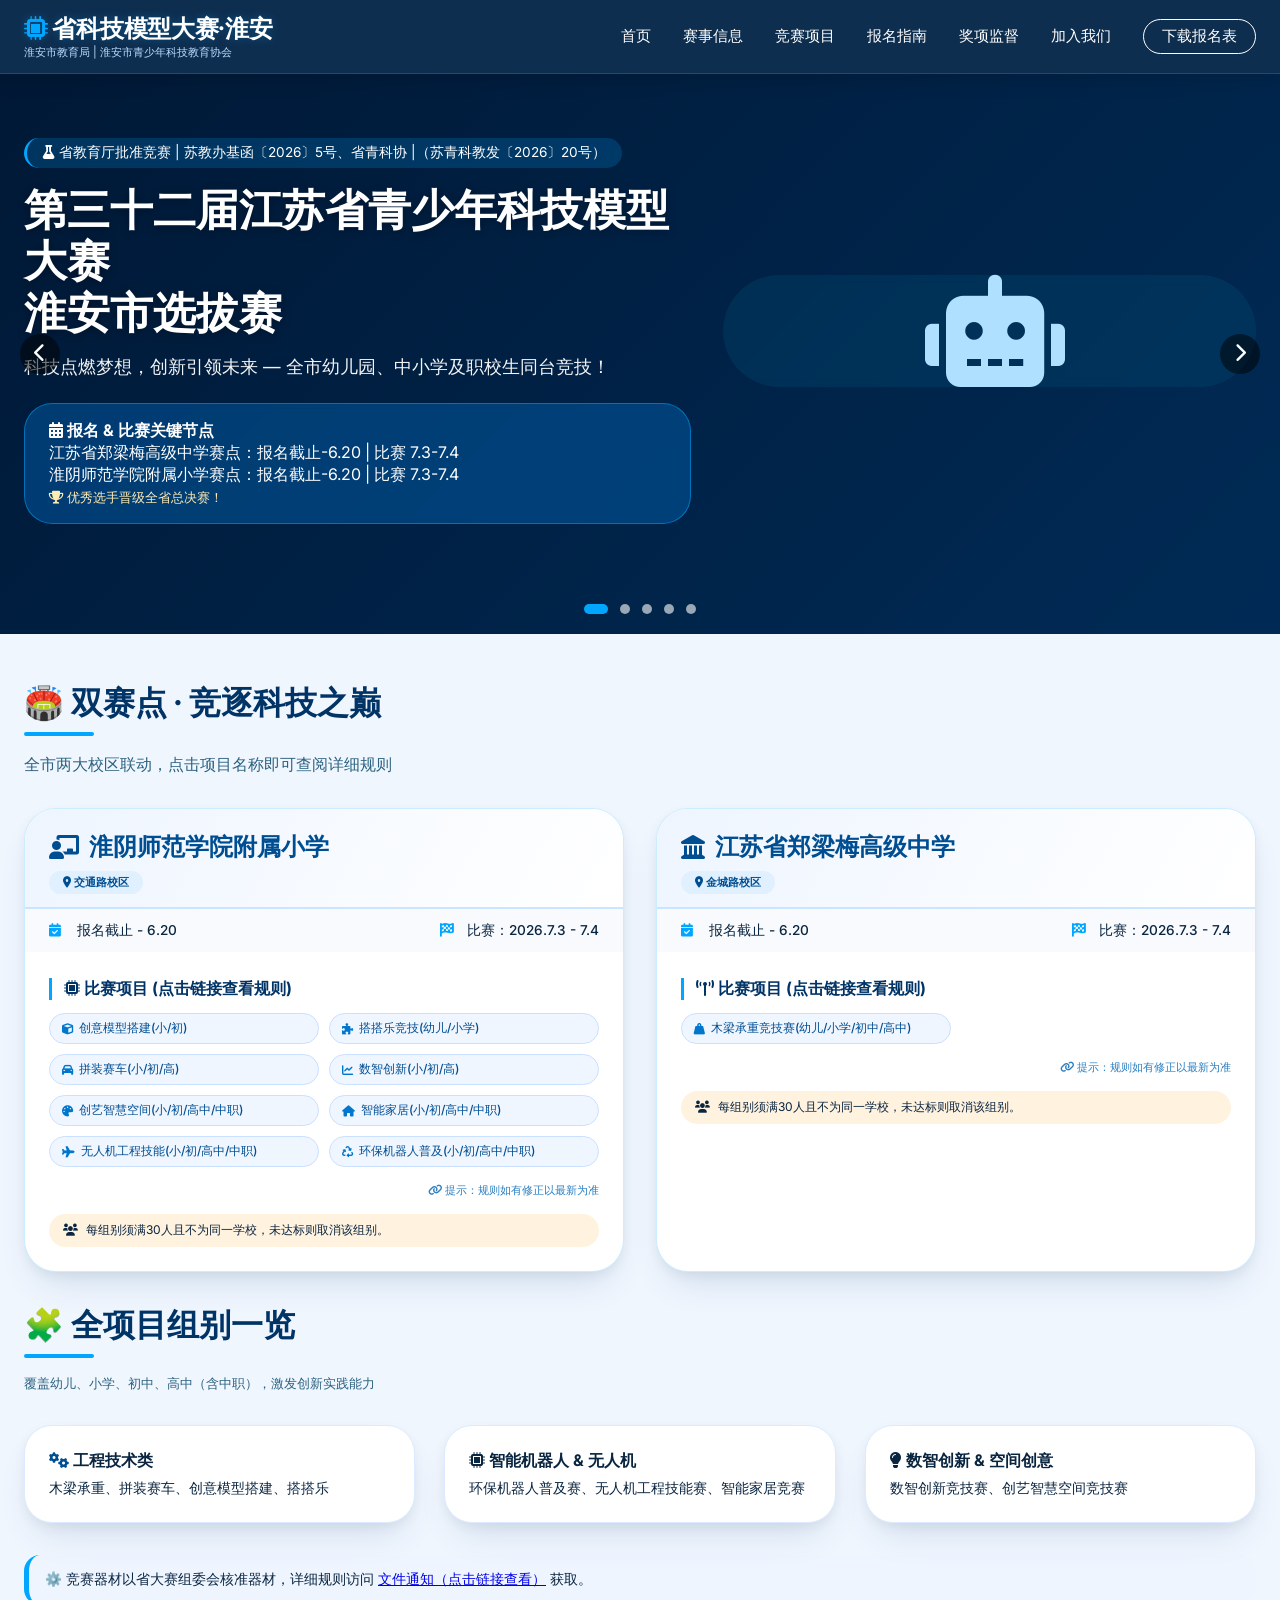
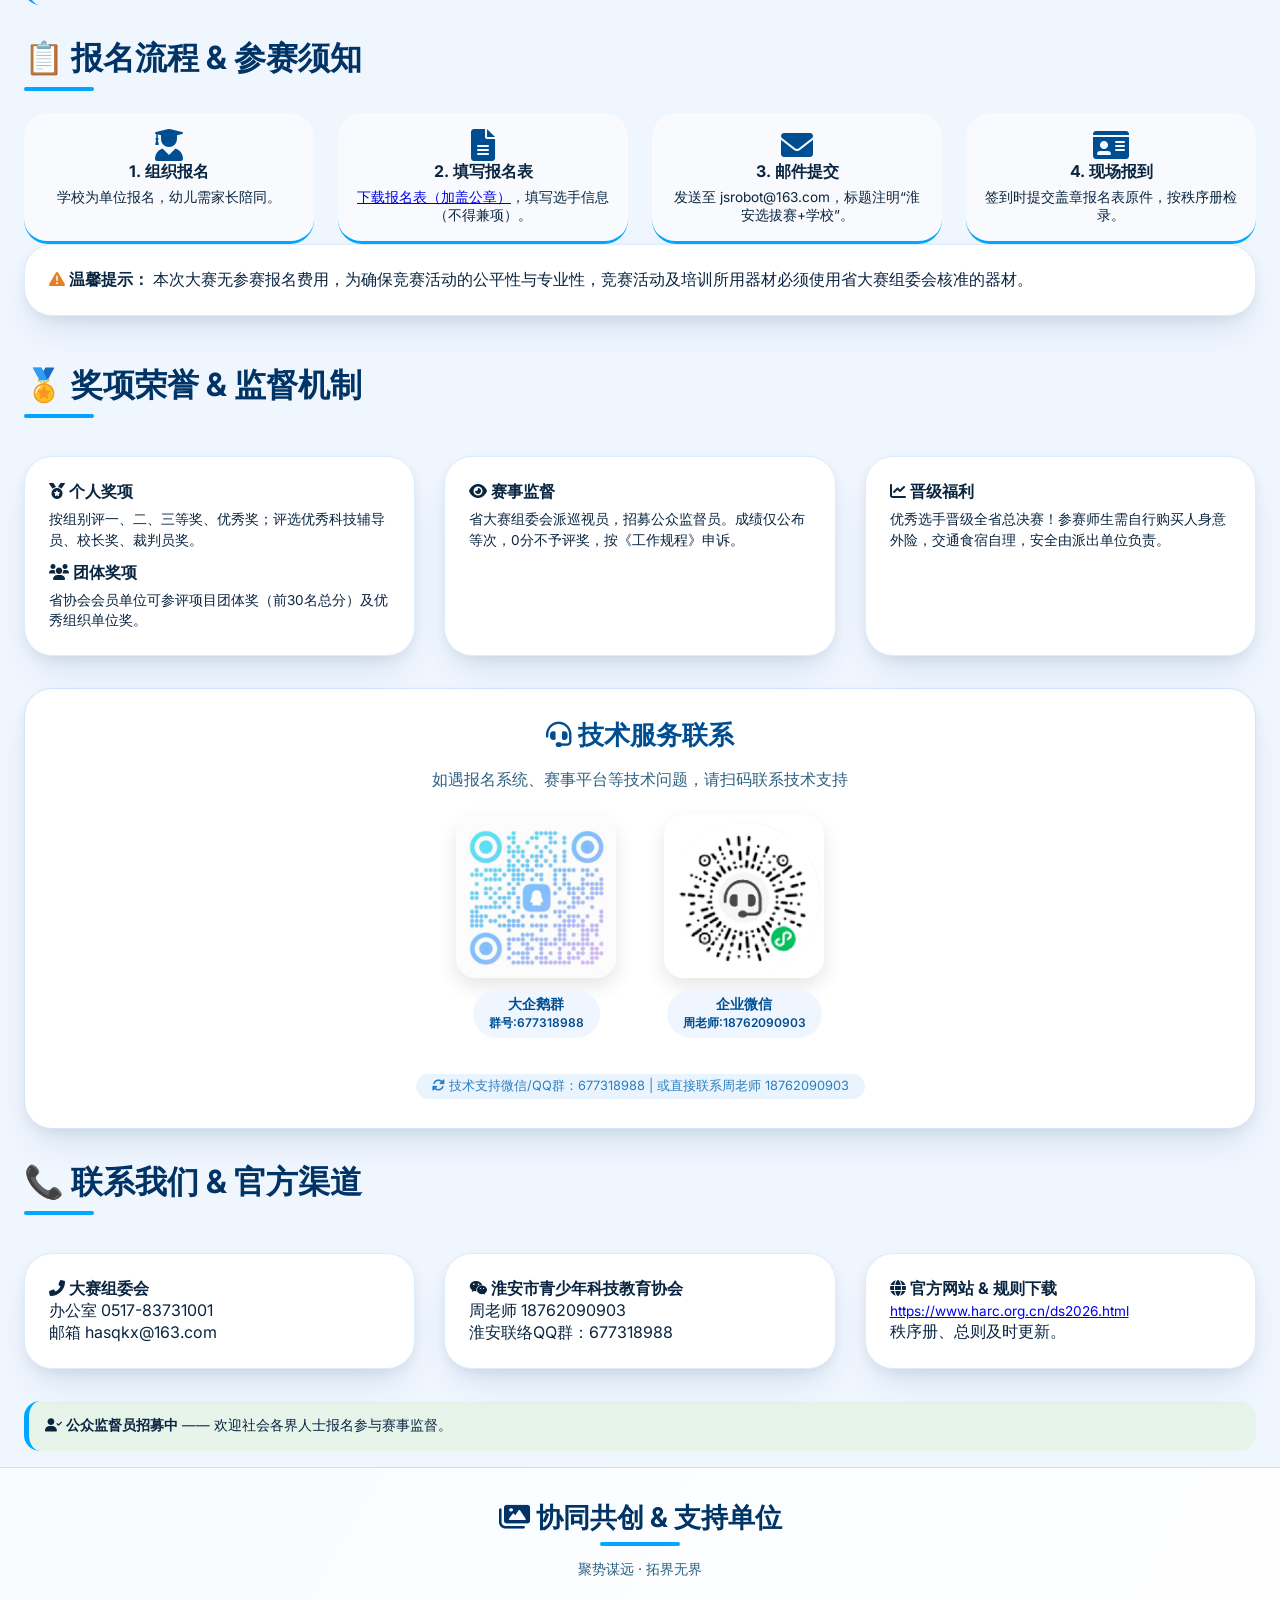
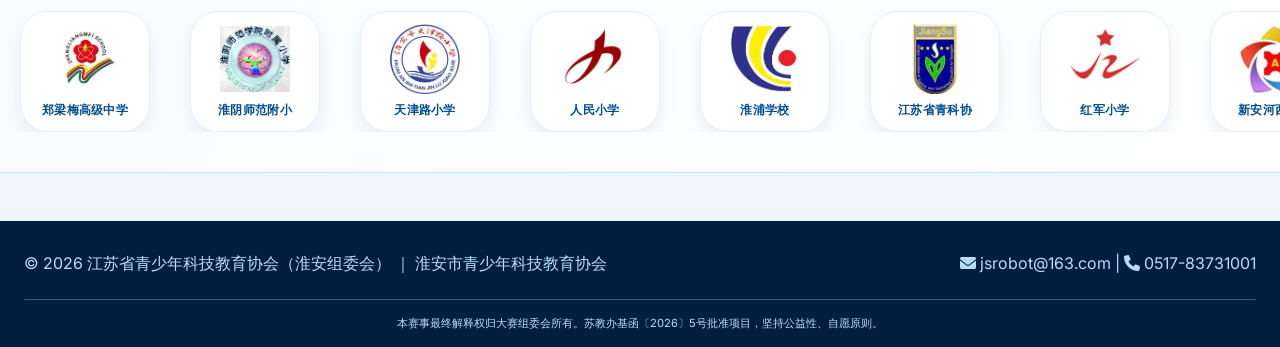
<file: ds2026.html>
<!DOCTYPE html>
<html lang="zh-CN">
<head>
    <meta charset="UTF-8">
    <meta name="viewport" content="width=device-width, initial-scale=1.0, viewport-fit=cover">
    <title>第三十二届江苏省青少年科技模型大赛 | 淮安市选拔赛 官网</title>
    <!-- 优化1：预连接关键域名，加速资源加载 -->
    <link rel="preconnect" href="https://fonts.googleapis.com">
    <link rel="preconnect" href="https://fonts.gstatic.com" crossorigin>
    <link rel="preconnect" href="https://cdnjs.cloudflare.com">
    <!-- 优化2：字体使用 swap 避免阻塞渲染 -->
    <link href="https://fonts.googleapis.com/css2?family=Inter:opsz,wght@14..32,400;14..32,500;14..32,600;14..32,700;14..32,800&display=swap" rel="stylesheet">
    <!-- 优化3：Font Awesome 使用 defer 异步加载 -->
    <link rel="stylesheet" href="https://cdnjs.cloudflare.com/ajax/libs/font-awesome/6.0.0-beta3/css/all.min.css">
    <style>
        /* ========== 关键CSS内联，避免阻塞 ========== */
        * {
            margin: 0;
            padding: 0;
            box-sizing: border-box;
        }
        body {
            font-family: 'Inter', -apple-system, BlinkMacSystemFont, 'Segoe UI', sans-serif;
            background-color: #f0f6fe;
            color: #0a2540;
            scroll-behavior: smooth;
        }
        /* 科技蓝全新主题变量 */
        :root {
            --primary: #004e92;
            --primary-dark: #003366;
            --primary-light: #2b7fc1;
            --accent: #00a6ff;
            --accent-glow: #4dc3ff;
            --gray-bg: #f4f9fe;
            --card-shadow: 0 20px 35px -12px rgba(0, 64, 128, 0.15), 0 4px 12px rgba(0, 0, 0, 0.05);
            --border-light: #cde5ff;
            --gradient-hero: linear-gradient(135deg, #001f3f, #004e92);
        }
        .container { max-width: 1280px; margin: 0 auto; padding: 0 24px; }
        .navbar {
            background: rgba(0, 35, 70, 0.95);
            backdrop-filter: blur(12px);
            box-shadow: 0 4px 20px rgba(0,0,0,0.15);
            position: sticky;
            top: 0;
            z-index: 1050;
            border-bottom: 1px solid rgba(0, 166, 255, 0.3);
        }
        .nav-container {
            display: flex;
            justify-content: space-between;
            align-items: center;
            padding: 0.8rem 24px;
            max-width: 1320px;
            margin: 0 auto;
        }
        .logo h1 { font-size: 1.5rem; font-weight: 700; color: white; letter-spacing: -0.3px; text-shadow: 0 0 8px rgba(0,166,255,0.3); }
        .logo p { font-size: 0.7rem; color: #b8dcff; }
        .nav-links { display: flex; gap: 2rem; align-items: center; }
        .nav-links a { text-decoration: none; font-weight: 500; color: white; transition: 0.2s; font-size: 0.95rem; }
        .nav-links a:hover { color: #00a6ff; }
        .mobile-menu { display: none; font-size: 1.6rem; cursor: pointer; color: white; }
        @media (max-width: 800px) {
            .nav-links {
                position: fixed; top: 70px; left: -100%; width: 80%; height: calc(100vh - 70px);
                background: #002952; flex-direction: column; padding: 2rem 1.5rem;
                transition: 0.3s ease; box-shadow: 2px 0 20px rgba(0,0,0,0.3);
                z-index: 999; align-items: flex-start; gap: 1.5rem;
            }
            .nav-links.active { left: 0; }
            .mobile-menu { display: block; }
            .nav-links a { color: white; }
        }
        .btn { display: inline-block; background: var(--accent); color: #001f3f; padding: 10px 28px; border-radius: 40px; font-weight: 700; text-decoration: none; transition: 0.2s; box-shadow: 0 4px 12px rgba(0,166,255,0.3); }
        .btn-outline { background: transparent; border: 1.5px solid white; color: white; box-shadow: none; }
        .btn-outline:hover { background: white; color: var(--primary); border-color: white; }
        .section-title { font-size: 2rem; font-weight: 700; margin-bottom: 1rem; position: relative; display: inline-block; color: #003366; }
        .section-title:after { content: ''; position: absolute; bottom: -10px; left: 0; width: 70px; height: 4px; background: var(--accent); border-radius: 4px; }
        .hero-carousel { position: relative; min-height: 560px; background: var(--gradient-hero); overflow: hidden; }
        .carousel-bg { position: absolute; top: 0; left: 0; width: 100%; height: 100%; z-index: 0; }
        .carousel-slide { position: absolute; top: 0; left: 0; width: 100%; height: 100%; background-size: cover; background-position: center 30%; opacity: 0; transition: opacity 1s ease-in-out; }
        .carousel-slide.active { opacity: 1; z-index: 1; }
        .carousel-overlay { position: absolute; top: 0; left: 0; width: 100%; height: 100%; background: rgba(0, 25, 55, 0.55); z-index: 2; backdrop-filter: brightness(0.85); }
        .hero-content { position: relative; z-index: 10; padding: 4rem 0; color: white; }
        .hero-grid { display: flex; flex-wrap: wrap; align-items: center; justify-content: space-between; gap: 2rem; }
        .hero-text { flex: 1; }
        .hero-text h1 { font-size: 2.7rem; font-weight: 800; line-height: 1.2; text-shadow: 0 2px 10px rgba(0,0,0,0.3); }
        .hero-badge { background: rgba(0,166,255,0.2); backdrop-filter: blur(4px); display: inline-block; padding: 6px 16px; border-radius: 40px; font-size: 0.85rem; margin-bottom: 1rem; border-left: 3px solid var(--accent); }
        .date-highlight { background: rgba(0, 100, 180, 0.45); border-radius: 28px; padding: 1rem 1.5rem; margin-top: 1.5rem; backdrop-filter: blur(5px); border: 1px solid rgba(0,166,255,0.5); }
        .carousel-control { position: absolute; top: 50%; transform: translateY(-50%); background: rgba(0,0,0,0.5); color: white; border: none; border-radius: 50%; width: 40px; height: 40px; cursor: pointer; z-index: 20; font-size: 1.2rem; transition: 0.2s; }
        .carousel-control:hover { background: var(--accent); }
        .carousel-prev { left: 20px; }
        .carousel-next { right: 20px; }
        .carousel-dots { position: absolute; bottom: 20px; left: 50%; transform: translateX(-50%); display: flex; gap: 12px; z-index: 20; }
        .dot { width: 10px; height: 10px; border-radius: 50%; background: rgba(255,255,255,0.6); cursor: pointer; }
        .dot.active { background: var(--accent); width: 24px; border-radius: 8px; transition: 0.2s; }
        .venues-grid { display: grid; grid-template-columns: repeat(2, 1fr); gap: 2rem; margin: 2rem 0 1rem; }
        .venue-card { background: white; border-radius: 32px; overflow: hidden; box-shadow: var(--card-shadow); border: 1px solid rgba(0,166,255,0.2); transition: all 0.3s; }
        .venue-card:hover { transform: translateY(-6px); box-shadow: 0 25px 40px -12px rgba(0,78,146,0.3); border-color: #00a6ff; }
        .venue-header { padding: 1.4rem 1.5rem 0.8rem; background: linear-gradient(120deg, #eef5ff, #ffffff); border-bottom: 2px solid #cce5ff; }
        .venue-header h3 { font-size: 1.5rem; font-weight: 700; display: flex; align-items: center; gap: 10px; color: #004e92; }
        .venue-badge { background: #e0f0ff; border-radius: 40px; padding: 4px 14px; font-size: 0.7rem; font-weight: 600; color: #004e92; display: inline-block; margin-top: 8px; }
        .venue-dates { background: #f8fafd; padding: 0.8rem 1.5rem; display: flex; justify-content: space-between; flex-wrap: wrap; gap: 0.8rem; font-size: 0.85rem; font-weight: 500; }
        .date-item i { width: 24px; color: var(--accent); }
        .venue-content { padding: 1rem 1.5rem 1.5rem; }
        .project-section h4 { font-size: 1rem; margin: 0.6rem 0 0.8rem; font-weight: 700; border-left: 3px solid #00a6ff; padding-left: 12px; color: #003366; }
        .project-grid { display: grid; grid-template-columns: repeat(auto-fill, minmax(190px, 1fr)); gap: 10px; margin-bottom: 1rem; }
        .project-link { background: #eff6ff; padding: 6px 12px; border-radius: 28px; font-size: 0.75rem; font-weight: 500; color: #004e92; display: inline-flex; align-items: center; gap: 6px; transition: 0.2s; text-decoration: none; border: 1px solid #cae0ff; }
        .project-link i { font-size: 0.7rem; color: #0077cc; }
        .project-link:hover { background: #d9ebff; color: #002551; transform: translateX(3px); border-color: #00a6ff; }
        .alert-limit { background: #fff3e0; border-radius: 20px; padding: 8px 14px; font-size: 0.75rem; margin-top: 1rem; display: flex; align-items: center; gap: 8px; }
        @media (max-width: 780px) {
            .venues-grid { grid-template-columns: 1fr; }
            .hero-text h1 { font-size: 1.9rem; }
            .section-title { font-size: 1.6rem; }
        }
        .card-grid { display: grid; grid-template-columns: repeat(auto-fit, minmax(300px, 1fr)); gap: 1.8rem; margin: 2rem 0; }
        .info-card { background: white; border-radius: 28px; padding: 1.5rem; box-shadow: var(--card-shadow); border: 1px solid #dcebff; }
        .step-list { display: flex; flex-wrap: wrap; gap: 1.5rem; margin-top: 1rem; }
        .step-item { flex: 1; background: #f8fafd; border-radius: 24px; padding: 1rem; text-align: center; border-bottom: 3px solid #00a6ff; }
        .info-card :is(p, div, span, a):not(h4):not(.section-title) { font-size: 0.85rem; line-height: 1.5; margin-top: 6px; }
        .step-item p { font-size: 0.85rem; margin-top: 6px; }
        .info-card br + span, .info-card .fas + strong + br + span { font-size: 0.85rem; margin-top: 6px; }
        footer { background: #001f3f; color: #b8dcff; padding: 2rem 0 1rem; margin-top: 3rem; }
        .alert-note { background: #eef5ff; border-left: 5px solid var(--accent); padding: 1rem; border-radius: 1rem; font-size: 0.85rem; }
        .supporter { font-size: 0.8rem; color: #2c6280; }
        .config-tip { font-size: 0.7rem; color: #2b7fc1; margin-top: 8px; text-align: right; }
        .tech-qrcode { background: white; border-radius: 28px; padding: 1.8rem; text-align: center; box-shadow: var(--card-shadow); border: 1px solid #d0e5ff; margin: 2rem 0 1rem; }
        .tech-qrcode h3 { font-size: 1.6rem; color: #004e92; margin-bottom: 1rem; }
        .qr-note { margin-top: 12px; color: #2b7fc1; font-size: 0.8rem; background: #eaf4ff; display: inline-block; padding: 4px 16px; border-radius: 50px; }
        .infinite-gallery { background: linear-gradient(120deg, #f8fcff, #ffffff); border-top: 1px solid rgba(0,166,255,0.25); border-bottom: 1px solid rgba(0,166,255,0.25); padding: 2rem 0 2.5rem; margin-top: 1rem; }
        .gallery-header { text-align: center; margin-bottom: 2rem; }
        .gallery-header .section-title { font-size: 1.7rem; }
        .gallery-header .section-title:after { left: 50%; transform: translateX(-50%); width: 80px; }
        .gallery-sub { color: #2c6280; font-size: 0.9rem; margin-top: 0.5rem; }
        .scroll-wrapper { width: 100%; overflow: hidden; position: relative; user-select: none; cursor: default; }
        .scroll-track { display: flex; flex-wrap: nowrap; width: fit-content; will-change: transform; animation: scrollLinear 40s linear infinite; }
        .gallery-item { flex: 0 0 auto; margin: 0 20px; background: white; border-radius: 28px; padding: 12px 20px; display: flex; flex-direction: column; align-items: center; justify-content: center; gap: 8px; transition: all 0.2s; box-shadow: 0 8px 18px rgba(0, 60, 100, 0.08); border: 1px solid #e2efff; min-width: 130px; }
        .gallery-item:hover { transform: translateY(-6px); border-color: #00a6ff; box-shadow: 0 15px 25px -10px rgba(0,78,146,0.2); }
        .gallery-img { width: 70px; height: 70px; object-fit: contain; transition: 0.2s; }
        .gallery-label { font-size: 0.75rem; font-weight: 600; color: #004e92; text-align: center; letter-spacing: 0.3px; }
        @keyframes scrollLinear { 0% { transform: translateX(0); } 100% { transform: translateX(var(--scroll-distance, -50%)); } }
        .scroll-wrapper:hover .scroll-track { animation-play-state: paused; }
        @media (max-width: 640px) { .gallery-item { margin: 0 12px; min-width: 100px; padding: 8px 12px; } .gallery-img { width: 55px; height: 55px; } .gallery-label { font-size: 0.65rem; } }
        .qr-row { display: flex; justify-content: center; gap: 3rem; flex-wrap: wrap; margin: 1.5rem 0; }
        .qr-item { text-align: center; transition: transform 0.2s ease; }
        .qr-item:hover { transform: translateY(-5px); }
        .qr-label { margin-top: 12px; font-weight: 600; color: #004e92; font-size: 0.85rem; background: #eff6ff; padding: 6px 16px; border-radius: 40px; display: inline-block; }
        .qr-img { max-width: 160px; width: 100%; margin: 0 auto; display: block; border-radius: 20px; box-shadow: 0 8px 20px rgba(0,0,0,0.1); transition: 0.2s; cursor: pointer; }
        .qr-img:hover { box-shadow: 0 12px 28px rgba(0,78,146,0.25); transform: scale(1.02); }
        @media (max-width: 550px) { .qr-row { gap: 1.5rem; } .qr-img { max-width: 130px; } .qr-label { font-size: 0.7rem; padding: 4px 12px; } }
    </style>
</head>
<body>
    <div class="navbar">
        <div class="nav-container">
            <a href="https://www.harc.org.cn/" style="text-decoration: none; display: flex; align-items: center; gap: 6px;">
                <div class="logo">
                    <h1><i class="fas fa-microchip" style="color:#00a6ff;"></i> 省科技模型大赛·淮安</h1>
                    <p>淮安市教育局 | 淮安市青少年科技教育协会</p>
                </div>
            </a>
            <div class="mobile-menu" id="mobileMenuBtn"><i class="fas fa-bars"></i></div>
            <div class="nav-links" id="navLinks">
                <a href="#home">首页</a><a href="#events">赛事信息</a><a href="#projects">竞赛项目</a>
                <a href="#apply">报名指南</a><a href="#notice">奖项监督</a>
				<!-- <a href="#contact">联系我们</a> -->
                <a href="#add">加入我们</a>
				<a href="https://harcrobot.feishu.cn/wiki/We00wI2smiqGOckyWJxclxXjnEc?from=from_copylink" target="_blank" class="btn-outline btn" style="padding:6px 18px;">下载报名表</a>
            </div>
        </div>
    </div>

    <!-- 首图轮播区域 -->
    <div class="hero-carousel" id="home">
        <div class="carousel-bg" id="carouselBg"></div>
        <div class="carousel-overlay"></div>
        <div class="hero-content">
            <div class="container">
                <div class="hero-grid">
                    <div class="hero-text">
                        <div class="hero-badge"><i class="fas fa-flask"></i> 省教育厅批准竞赛 | 苏教办基函〔2026〕5号、省青科协 |（苏青科教发〔2026〕20号）</div>
                        <h1>第三十二届江苏省青少年科技模型大赛<br>淮安市选拔赛</h1>
                        <p style="font-size: 1.1rem; margin: 1rem 0; opacity: 0.95;">科技点燃梦想，创新引领未来 — 全市幼儿园、中小学及职校生同台竞技！</p>
                        <div class="date-highlight">
                            <i class="fas fa-calendar-alt"></i> <strong>报名 & 比赛关键节点</strong><br>
                            江苏省郑梁梅高级中学赛点：报名截止-6.20 | 比赛 7.3-7.4<br>
                            淮阴师范学院附属小学赛点：报名截止-6.20 | 比赛 7.3-7.4<br>
                            <span class="supporter" style="color:#ffecb3;"><i class="fas fa-trophy"></i> 优秀选手晋级全省总决赛！</span>
                        </div>
                    </div>
                    <div style="flex:0.8; text-align: center; background: rgba(0,80,120,0.3); border-radius: 60px; backdrop-filter: blur(5px);">
                        <i class="fas fa-robot" style="font-size: 7rem; color: #b0e0ff;"></i>
                        <i class="fas fa-drone" style="font-size: 3.5rem; margin-left: -15px; color: #ffd966;"></i>
                    </div>
                </div>
            </div>
        </div>
        <button class="carousel-control carousel-prev" id="prevSlide"><i class="fas fa-chevron-left"></i></button>
        <button class="carousel-control carousel-next" id="nextSlide"><i class="fas fa-chevron-right"></i></button>
        <div class="carousel-dots" id="dotsContainer"></div>
    </div>

    <!-- 赛点安排 -->
    <div class="container" id="events">
        <div style="margin: 3rem 0 0.5rem;">
            <span class="section-title">🏟️ 双赛点 · 竞逐科技之巅</span>
            <p style="margin-top: 12px; color: #2c6280;">全市两大校区联动，点击项目名称即可查阅详细规则</p>
        </div>
        <div class="venues-grid">
            <div class="venue-card">
                <div class="venue-header">
                    <h3><i class="fas fa-chalkboard-user"></i> 淮阴师范学院附属小学</h3>
                    <div class="venue-badge"><i class="fas fa-map-marker-alt"></i> 交通路校区</div>
                </div>
                <div class="venue-dates">
                    <div class="date-item"><i class="fas fa-calendar-check"></i> 报名截止 - 6.20</div>
                    <div class="date-item"><i class="fas fa-flag-checkered"></i> 比赛：2026.7.3 - 7.4</div>
                </div>
                <div class="venue-content">
                    <div class="project-section">
                        <h4><i class="fas fa-microchip"></i> 比赛项目 (点击链接查看规则)</h4>
                        <div class="project-grid">
                            <a href="https://harcrobot.feishu.cn/wiki/IltXwvc1mi6i71kmNhWcfswenkd?from=from_copylink" target="_blank" class="project-link"><i class="fas fa-cube"></i> 创意模型搭建(小/初)</a>
                            <a href="https://harcrobot.feishu.cn/wiki/AQUowYtM9i842ZkJHTOcdO73nJf?from=from_copylink" target="_blank" class="project-link"><i class="fas fa-puzzle-piece"></i> 搭搭乐竞技(幼儿/小学)</a>
                            <a href="https://harcrobot.feishu.cn/wiki/GxF0wSjlGibfY2kxDPMcLzmfnPg?from=from_copylink" target="_blank" class="project-link"><i class="fas fa-car"></i> 拼装赛车(小/初/高)</a>
                            <a href="https://harcrobot.feishu.cn/wiki/DgfswHVG7iLGtxkGey2cpQflnXd?from=from_copylink" target="_blank" class="project-link"><i class="fas fa-chart-line"></i> 数智创新(小/初/高)</a>
                            <a href="https://harcrobot.feishu.cn/wiki/DQg7wlyT3ixW8fkxpP2cAjI8nBc?from=from_copylink" target="_blank" class="project-link"><i class="fas fa-palette"></i> 创艺智慧空间(小/初/高中/中职)</a>
                            <a href="https://harcrobot.feishu.cn/wiki/WYPUw6im2iq2JOkZP09czivvnie?from=from_copylink" target="_blank" class="project-link"><i class="fas fa-home"></i> 智能家居(小/初/高中/中职)</a>
                            <a href="https://harcrobot.feishu.cn/wiki/SGgKwaekYiQB53k3hVTcL8U9nQf?from=from_copylink" target="_blank" class="project-link"><i class="fas fa-plane"></i> 无人机工程技能(小/初/高中/中职)</a>
                            <a href="https://harcrobot.feishu.cn/wiki/IXadwByYyiWPO4kJCqVczb4unYd?from=from_copylink" target="_blank" class="project-link"><i class="fas fa-recycle"></i> 环保机器人普及(小/初/高中/中职)</a>
                        </div>
                        <div class="config-tip"><i class="fas fa-link"></i> 提示：规则如有修正以最新为准</div>
                    </div>
                    <div class="alert-limit"><i class="fas fa-users"></i> 每组别须满30人且不为同一学校，未达标则取消该组别。</div>
                </div>
            </div>
            <div class="venue-card">
                <div class="venue-header">
                    <h3><i class="fas fa-landmark"></i> 江苏省郑梁梅高级中学</h3>
                    <div class="venue-badge"><i class="fas fa-map-marker-alt"></i> 金城路校区</div>
                </div>
                <div class="venue-dates">
                    <div class="date-item"><i class="fas fa-calendar-check"></i> 报名截止 - 6.20</div>
                    <div class="date-item"><i class="fas fa-flag-checkered"></i> 比赛：2026.7.3 - 7.4</div>
                </div>
                <div class="venue-content">
                    <div class="project-section">
                        <h4><i class="fas fa-tower-broadcast"></i> 比赛项目 (点击链接查看规则)</h4>
                        <div class="project-grid">
                            <a href="https://harcrobot.feishu.cn/wiki/YpsmwZCFIi8xQXkeswLcsNLpn8E?from=from_copylink" target="_blank" class="project-link"><i class="fas fa-weight-hanging"></i> 木梁承重竞技赛(幼儿/小学/初中/高中)</a>
                        </div>
                        <div class="config-tip"><i class="fas fa-link"></i> 提示：规则如有修正以最新为准</div>
                    </div>
                    <div class="alert-limit"><i class="fas fa-users"></i> 每组别须满30人且不为同一学校，未达标则取消该组别。</div>
                </div>
            </div>
        </div>
    </div>

    <!-- 竞赛项目总览 -->
    <div class="container" id="projects">
        <div style="margin: 2rem 0 1rem;"><span class="section-title">🧩 全项目组别一览</span><p class="supporter" style="margin-top: 12px;">覆盖幼儿、小学、初中、高中（含中职），激发创新实践能力</p></div>
        <div class="card-grid">
            <div class="info-card"><h4><i class="fas fa-cogs" style="color:#004e92;"></i> 工程技术类</h4><div>木梁承重、拼装赛车、创意模型搭建、搭搭乐</div></div>
            <div class="info-card"><h4><i class="fas fa-microchip"></i> 智能机器人 & 无人机</h4><div>环保机器人普及赛、无人机工程技能赛、智能家居竞赛</div></div>
            <div class="info-card"><h4><i class="fas fa-lightbulb"></i> 数智创新 & 空间创意</h4><div>数智创新竞技赛、创艺智慧空间竞技赛</div></div>
        </div>
        <div class="alert-note">⚙️ 竞赛器材以省大赛组委会核准器材，详细规则访问 <a href="https://harcrobot.feishu.cn/wiki/PA4ZwsXdaitrb9kDYwuc6fgAnrb" target="_blank">文件通知（点击链接查看）</a> 获取。</div>
    </div>

    <!-- 报名指南 -->
    <div class="container" id="apply">
        <div style="margin: 2rem 0 1rem;"><span class="section-title">📋 报名流程 & 参赛须知</span></div>
        <div class="step-list">
            <div class="step-item"><i class="fas fa-user-graduate fa-2x" style="color:#004e92;"></i><h4>1. 组织报名</h4><p>学校为单位报名，幼儿需家长陪同。</p></div>
            <div class="step-item"><i class="fas fa-file-alt fa-2x" style="color:#004e92;"></i><h4>2. 填写报名表</h4><p>
    <a href="https://harcrobot.feishu.cn/wiki/We00wI2smiqGOckyWJxclxXjnEc" target="_blank" rel="noopener noreferrer">下载报名表（加盖公章）</a>，填写选手信息（不得兼项）。
  </p></div>
            <div class="step-item"><i class="fas fa-envelope fa-2x" style="color:#004e92;"></i><h4>3. 邮件提交</h4><p>发送至 jsrobot@163.com，标题注明“淮安选拔赛+学校”。</p></div>
            <div class="step-item"><i class="fas fa-id-card fa-2x" style="color:#004e92;"></i><h4>4. 现场报到</h4><p>签到时提交盖章报名表原件，按秩序册检录。</p></div>
        </div>
        <div class="info-card"><i class="fas fa-exclamation-triangle" style="color:#e67e22;"></i> <strong>温馨提示：</strong> 本次大赛无参赛报名费用，为确保竞赛活动的公平性与专业性，竞赛活动及培训所用器材必须使用省大赛组委会核准的器材。</div>
    </div>

    <!-- 奖项荣誉 & 监督机制 -->
    <div class="container" id="notice">
        <div style="margin: 3rem 0 1rem;"><span class="section-title">🏅 奖项荣誉 & 监督机制</span></div>
        <div class="card-grid">
            <div class="info-card"><h4><i class="fas fa-medal"></i> 个人奖项</h4><p>按组别评一、二、三等奖、优秀奖；评选优秀科技辅导员、校长奖、裁判员奖。</p><h4 style="margin-top:12px"><i class="fas fa-users"></i> 团体奖项</h4><p>省协会会员单位可参评项目团体奖（前30名总分）及优秀组织单位奖。</p></div>
            <div class="info-card"><h4><i class="fas fa-eye"></i> 赛事监督</h4><p>省大赛组委会派巡视员，招募公众监督员。成绩仅公布等次，0分不予评奖，按《工作规程》申诉。</p></div>
            <div class="info-card"><h4><i class="fas fa-chart-line"></i> 晋级福利</h4><p>优秀选手晋级全省总决赛！参赛师生需自行购买人身意外险，交通食宿自理，安全由派出单位负责。</p></div>
        </div>
    </div>

    <!-- 技术服务联系 双二维码 -->
    <div class="container" id="add">
        <div class="tech-qrcode">
            <h3><i class="fas fa-headset"></i> 技术服务联系</h3>
            <p style="margin-bottom: 16px; color: #2c6280;">如遇报名系统、赛事平台等技术问题，请扫码联系技术支持</p>
            <div class="qr-row">
                <div class="qr-item">
                    <img class="qr-img" src="images/QQqkx.png" alt="群二维码" loading="lazy">
                    <div class="qr-label">大企鹅群<br><span style="font-size:12px;">群号:677318988</span></div>
                </div>
                <div class="qr-item">
                    <img class="qr-img" src="images/QQqkxxcx.jpg" alt="技术咨询" loading="lazy">
                    <div class="qr-label">企业微信<br><span style="font-size:12px;">周老师:18762090903</span></div>
                </div>
            </div>
            <div class="qr-note"><i class="fas fa-sync-alt"></i> 技术支持微信/QQ群：677318988 | 或直接联系周老师 18762090903</div>
        </div>
    </div>

    <!-- 联系我们 -->
    <div class="container" id="contact">
        <div style="margin: 2rem 0 1rem;"><span class="section-title">📞 联系我们 & 官方渠道</span></div>
        <div class="card-grid">
            <div class="info-card"><i class="fas fa-phone-alt"></i> <strong>大赛组委会</strong><br>办公室 0517-83731001<br>邮箱 hasqkx@163.com</div>
            <div class="info-card"><i class="fab fa-weixin"></i> <strong>淮安市青少年科技教育协会</strong><br>周老师 18762090903<br>淮安联络QQ群：677318988</div>
            <div class="info-card"><i class="fas fa-globe"></i> <strong>官方网站 & 规则下载</strong><br><a href="https://www.harc.org.cn/ds2026.html">https://www.harc.org.cn/ds2026.html</a><br>秩序册、总则及时更新。</div>
        </div>
        <div class="alert-note" style="background: #e6f4ea;"><i class="fas fa-user-check"></i> <strong>公众监督员招募中</strong> —— 欢迎社会各界人士报名参与赛事监督。</div>
    </div>

    <!-- 无限扩展小展示图区域 -->
    <div class="infinite-gallery">
        <div class="container">
            <div class="gallery-header">
                <span class="section-title"><i class="fas fa-images"></i> 协同共创 & 支持单位</span>
                <div class="gallery-sub">聚势谋远 · 拓界无界</div>
            </div>
        </div>
        <div class="scroll-wrapper">
            <div class="scroll-track" id="infiniteTrack"></div>
        </div>
    </div>

    <footer>
        <div class="container">
            <div style="display: flex; justify-content: space-between; flex-wrap:wrap;">
                <div>© 2026 江苏省青少年科技教育协会（淮安组委会） ｜ 淮安市青少年科技教育协会</div>
                <div><i class="fas fa-envelope"></i> jsrobot@163.com | <i class="fas fa-phone"></i> 0517-83731001</div>
            </div>
            <div style="font-size: 0.7rem; margin-top: 1.5rem; text-align: center; border-top: 1px solid #2c6280; padding-top: 1rem;">本赛事最终解释权归大赛组委会所有。苏教办基函〔2026〕5号批准项目，坚持公益性、自愿原则。</div>
        </div>
    </footer>

    <script>
        // 优化4：使用 DOMContentLoaded 确保DOM就绪后再执行
        (function() {
            // 轮播背景图配置（使用更可靠的图片源）
            const bgImages = [
                "https://www.harc.org.cn/images/bg2.jpg",      // 科技风背景
                "https://www.harc.org.cn/images/kmds/ad01.jpg",      // 自然科技
                "https://www.harc.org.cn/images/kmds/ad03.jpg",     // 芯片风格
				 "https://www.harc.org.cn/images/kmds/ad04.jpg",      // 芯片风格
				 "https://www.harc.org.cn/images/kmds/ad05.jpg"      // 芯片2风格
            ];
            
            let currentIndex = 0;
            let slideInterval;
            
            function renderCarousel() {
                const bgContainer = document.getElementById('carouselBg');
                if(!bgContainer) return;
                bgContainer.innerHTML = '';
                bgImages.forEach((imgSrc, idx) => {
                    const slideDiv = document.createElement('div');
                    slideDiv.className = 'carousel-slide';
                    if(idx === currentIndex) slideDiv.classList.add('active');
                    slideDiv.style.backgroundImage = `url(${imgSrc})`;
                    bgContainer.appendChild(slideDiv);
                });
                const dotsContainer = document.getElementById('dotsContainer');
                dotsContainer.innerHTML = '';
                bgImages.forEach((_, idx) => {
                    const dot = document.createElement('div');
                    dot.classList.add('dot');
                    if(idx === currentIndex) dot.classList.add('active');
                    dot.addEventListener('click', () => goToSlide(idx));
                    dotsContainer.appendChild(dot);
                });
            }
            
            function goToSlide(index) {
                if(index < 0) index = 0;
                if(index >= bgImages.length) index = bgImages.length - 1;
                const slides = document.querySelectorAll('.carousel-slide');
                slides.forEach((slide, i) => {
                    if(i === index) slide.classList.add('active');
                    else slide.classList.remove('active');
                });
                currentIndex = index;
                const dots = document.querySelectorAll('.dot');
                dots.forEach((dot, i) => {
                    if(i === currentIndex) dot.classList.add('active');
                    else dot.classList.remove('active');
                });
                resetInterval();
            }
            
            function nextSlide() { goToSlide(currentIndex + 1 >= bgImages.length ? 0 : currentIndex + 1); }
            function prevSlide() { goToSlide(currentIndex - 1 < 0 ? bgImages.length - 1 : currentIndex - 1); }
            function resetInterval() {
                if(slideInterval) clearInterval(slideInterval);
                slideInterval = setInterval(() => nextSlide(), 5000);
            }
            
            renderCarousel();
            document.getElementById('prevSlide')?.addEventListener('click', prevSlide);
            document.getElementById('nextSlide')?.addEventListener('click', nextSlide);
            resetInterval();
            
            // 移动端导航
            const mobileBtn = document.getElementById('mobileMenuBtn');
            const navLinks = document.getElementById('navLinks');
            if(mobileBtn){
                mobileBtn.addEventListener('click', () => navLinks.classList.toggle('active'));
                navLinks.querySelectorAll('a').forEach(link => link.addEventListener('click', () => navLinks.classList.remove('active')));
            }
            
            // 平滑滚动
            document.querySelectorAll('a[href^="#"]').forEach(anchor => {
                anchor.addEventListener('click', function(e){
                    const href = this.getAttribute('href');
                    if(href === "#" || href === "") return;
                    const target = document.querySelector(href);
                    if(target){ e.preventDefault(); target.scrollIntoView({ behavior: 'smooth' }); }
                });
            });
            
            // 下载报名表
            // const downloadBtn = document.querySelector('.btn-outline');
           //  if(downloadBtn && downloadBtn.innerText.includes('下载报名表')){
           //      downloadBtn.addEventListener('click', (e) => { e.preventDefault(); alert('报名表文件请至淮安联络QQ群 677318988 群文件下载，或发送邮件至组委会获取电子版。'); });
           //  }
            
            // 无限滚动图库
            const galleryItemsData = [
                { img: "images/kmds/1.jpg", label: "郑梁梅高级中学" },
                { img: "images/kmds/2.jpg", label: "淮阴师范附小" },
                { img: "images/kmds/3.jpg", label: "天津路小学" },
                { img: "images/kmds/4.jpg", label: "人民小学" },
				{ img: "images/kmds/淮浦学校.jpg", label: "淮浦学校" },
                { img: "images/kmds/5.jpg", label: "江苏省青科协" },
                { img: "images/kmds/6.jpg", label: "红军小学" },
			    { img: "images/kmds/新安河西小学.jpg", label: "新安河西小学" },
				 { img: "images/kmds/淮阴新华书店1.jpg", label: "淮阴新华书店" },
                { img: "images/kmds/7.jpg", label: "科技模型大赛" },
				 { img: "images/kmds/银川路幼儿园.jpg", label: "银川路幼儿园" },
				 { img: "images/kmds/师范附属学校.jpg", label: "师范附属学校" },
                 { img: "images/kmds/枫香路小学.jpg", label: "枫香路小学" },
				 { img: "images/kmds/枚皋路小学.jpg", label: "枚皋路小学" },
				 { img: "images/kmds/清河实验小学.jpg", label: "清河实小" },
				 { img: "images/kmds/山阳湖小学.jpeg", label: "山阳湖小学" },
				 { img: "images/kmds/山阳小学.jpg", label: "山阳小学" },
				 { img: "images/kmds/生态文旅区实验小学.jpg", label: "文旅实小" },
				 { img: "images/kmds/生态新城福地路小学.jpeg", label: "文旅福地路" },
				 { img: "images/kmds/文津小学.jpg", label: "文津小学" },
				{ img: "images/kmds/文旅区二实小.jpg", label: "文旅区二实小" }
               
            ];
            
            function buildGalleryTrack() {
                const track = document.getElementById('infiniteTrack');
                if(!track) return;
                track.innerHTML = '';
                const allItems = [...galleryItemsData, ...galleryItemsData];
                allItems.forEach(item => {
                    const itemDiv = document.createElement('div');
                    itemDiv.className = 'gallery-item';
                    itemDiv.innerHTML = `<img class="gallery-img" src="${item.img}" alt="${item.label}" loading="lazy" onerror="this.src='https://cdn-icons-png.flaticon.com/512/1995/1995572.png'"><span class="gallery-label">${item.label}</span>`;
                    track.appendChild(itemDiv);
                });
                setTimeout(() => {
                    const singleSetWidth = track.scrollWidth / 2;
                    const distancePercent = (singleSetWidth / track.scrollWidth) * 100;
                    track.style.setProperty('--scroll-distance', `-${distancePercent}%`);
                    track.style.animation = 'scrollLinear 35s linear infinite';
                }, 20);
            }
            
            let resizeTimer;
            window.addEventListener('resize', function() {
                if(resizeTimer) clearTimeout(resizeTimer);
                resizeTimer = setTimeout(() => {
                    const track = document.getElementById('infiniteTrack');
                    if(track && track.scrollWidth > 0) {
                        const singleSetWidth = track.scrollWidth / 2;
                        const distancePercent = (singleSetWidth / track.scrollWidth) * 100;
                        track.style.setProperty('--scroll-distance', `-${distancePercent}%`);
                    }
                }, 150);
            });
            
            buildGalleryTrack();
        })();
    </script>
</body>
</html>
</file>
